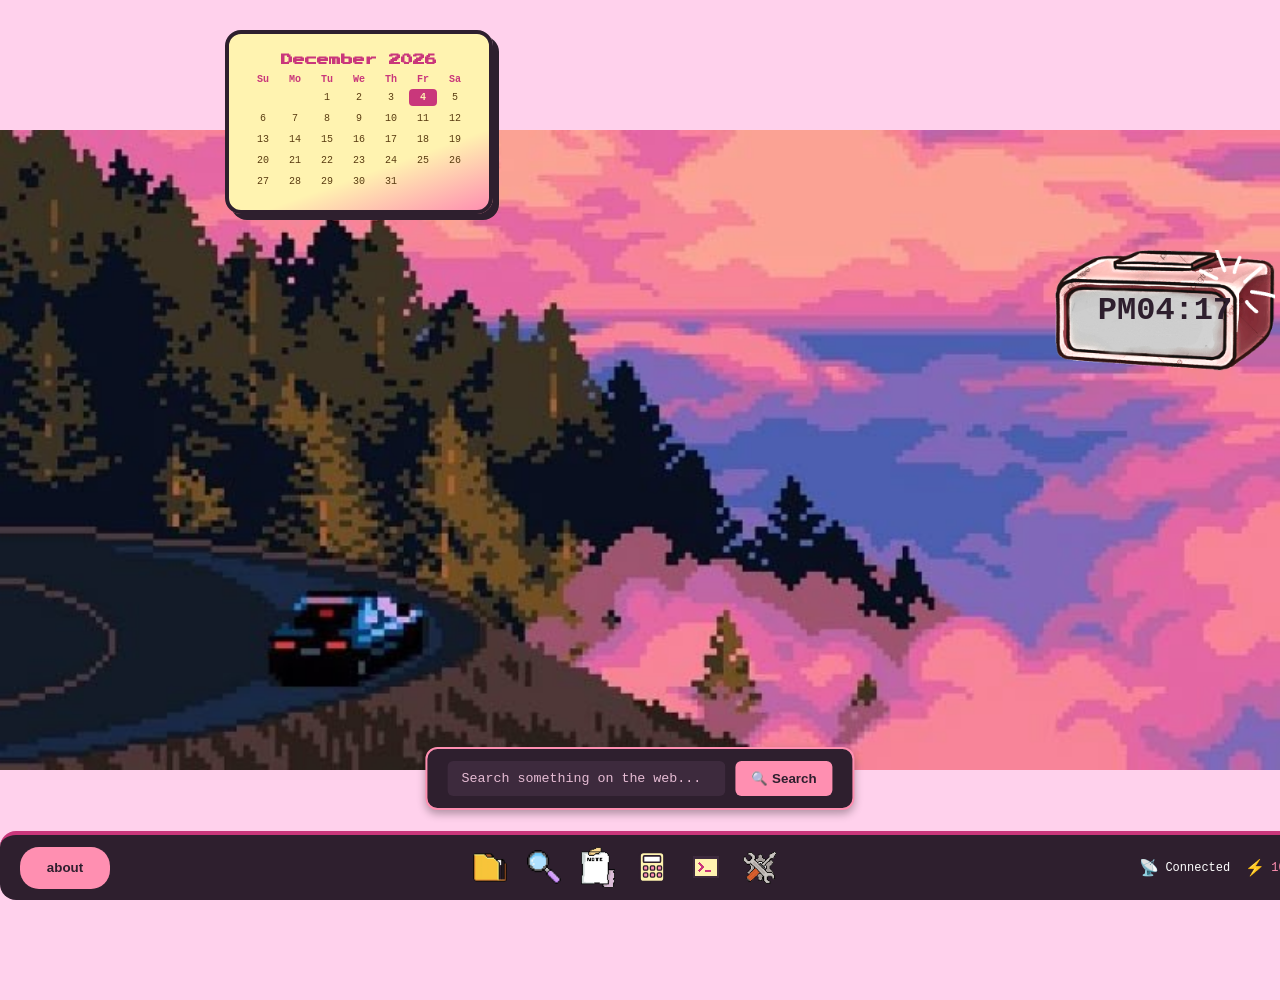
<file: index.html>
<!DOCTYPE html>
<html lang="en">
<head>

<meta charset="UTF-8">
<meta name="viewport" content="width=device-width, initial-scale=1.0">
<title>PixelOS</title>

<link rel="preconnect" href="https://fonts.googleapis.com">
<link href="https://fonts.googleapis.com/css2?family=Press+Start+2P&display=swap" rel="stylesheet">
<link rel="stylesheet" href="style.css">

</head>
<body>

<div id="desktop">

  <div id="widgets">

    <div class="widget" id="calendar">
      <h3 id="calendar-title">Calendar</h3>
      <div id="calendar-grid"></div>
    </div>

    <div id="clock">
      <img src="assets/widgets/clock.png" alt="Clock">
      <div id="time"></div>
    </div>

  </div>

  <div id="searchbar">
    <input type="text" id="search-input" placeholder="Search something on the web...">
    <button id="search-btn">🔍 Search</button>
  </div>

  <div id="app-windows" aria-live="polite"></div>

</div>

<div id="taskbar">

  <button class="about-btn" id="about-btn">about</button>

  <div id="apps">

    <div class="app-icon" data-app="files" data-tooltip="Files — browse your stuff">
      <img src="assets/icons/files.png" alt="Files">
    </div>

    <div class="app-icon" data-app="search" data-tooltip="Browser — surf the web">
      <img src="assets/icons/brows.png" alt="Browser">
    </div>

    <div class="app-icon" data-app="notes" data-tooltip="Notes — jot things down">
      <img src="assets/icons/notes.png" alt="Notes">
    </div>

    <div class="app-icon" data-app="calculator" data-tooltip="Calculator — crunch some numbers">
      <img src="assets/icons/calculator.svg" alt="Calculator">
    </div>

    <div class="app-icon" data-app="terminal" data-tooltip="Terminal — run commands">
      <img src="assets/icons/terminal.svg" alt="Terminal">
    </div>

    <div class="app-icon" data-app="settings" data-tooltip="Settings — tweak your OS">
      <img src="assets/icons/settings.png" alt="Settings">
    </div>

  </div>

  <div id="system">

    <div id="network-status" class="status-indicator">
      <span id="network-icon">📡</span>
      <span id="network-text">Connected</span>
    </div>

    <div id="battery-status" class="status-indicator">
      <span id="battery-icon">🔋</span>
      <span id="battery-text">100%</span>
    </div>

  </div>

</div>

<div id="about-overlay">
  <div id="about-modal">

    <button id="about-close" aria-label="Close">✕</button>

    <div class="about-header">
      <span class="about-face">(´｡• ᵕ •｡`)</span>
      <h2>About PixelOS</h2>
    </div>

    <div class="about-section">
      <p class="about-label">✧ made by</p>
      <p>M.Joseph (aka BIGJO)</p>
    </div>

    <div class="about-section">
      <p class="about-label">✧ made :</p>
      <p>For stardance challenge in july and august </p>
    </div>

    <div class="about-section">
      <p class="about-label">✧ about me</p>
      <p>Am 17 years old i leave in burundi in africa. I Like to play games and read books in my free time. Am a christian and i like to pray also I also enjoy talking to my friends and familly, yeah that is all.</p>
    </div>

    <div class="about-section">
      <p class="about-label">✧ about this project</p>
      <p>PixelOS is a small web operating system i made with main theme being pixel cause i love pixel arts, built while learning HTML, CSS and JavaScript.</p>
    </div>

    <p class="about-footer">made with ♡ pixel by pixel</p>

  </div>
</div>

<script src="script.js"></script>

</body>
</html>
</file>
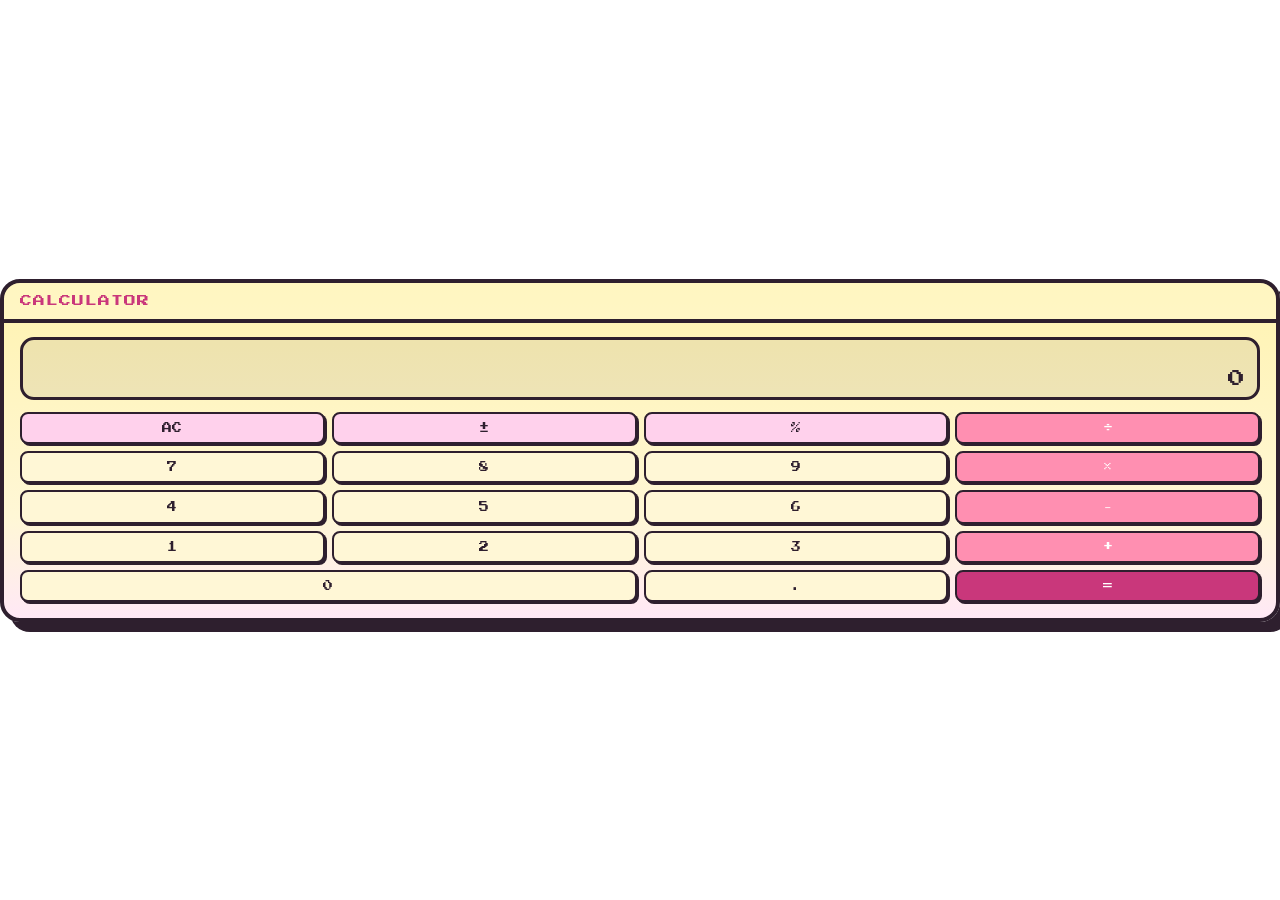
<file: apps/calculator/index.html>
<!DOCTYPE html>
<html lang="en">
<head>
  <meta charset="UTF-8" />
  <meta name="viewport" content="width=device-width, initial-scale=1.0" />
  <title>PixelOS Calculator</title>
  <link rel="preconnect" href="https://fonts.googleapis.com" />
  <link rel="preconnect" href="https://fonts.gstatic.com" crossorigin />
  <link href="https://fonts.googleapis.com/css2?family=Press+Start+2P&display=swap" rel="stylesheet" />
  <link rel="stylesheet" href="style.css" />
</head>
<body>
  <div class="app-shell">
    <div class="window calc-window">
      <div class="window-bar">
        <div class="window-title">Calculator</div>
        <div class="window-controls" aria-label="Window controls">
          <button class="win-btn close-btn" type="button" aria-label="Close Calculator window">×</button>
        </div>
      </div>

      <div class="window-body">
        <div class="display-wrap">
          <div class="display-expression" id="display-expression"></div>
          <div class="display-result" id="display-result">0</div>
        </div>

        <div class="keypad">
          <button class="key key-fn" data-action="clear">AC</button>
          <button class="key key-fn" data-action="negate">±</button>
          <button class="key key-fn" data-action="percent">%</button>
          <button class="key key-op" data-action="divide">÷</button>

          <button class="key key-num" data-value="7">7</button>
          <button class="key key-num" data-value="8">8</button>
          <button class="key key-num" data-value="9">9</button>
          <button class="key key-op" data-action="multiply">×</button>

          <button class="key key-num" data-value="4">4</button>
          <button class="key key-num" data-value="5">5</button>
          <button class="key key-num" data-value="6">6</button>
          <button class="key key-op" data-action="subtract">−</button>

          <button class="key key-num" data-value="1">1</button>
          <button class="key key-num" data-value="2">2</button>
          <button class="key key-num" data-value="3">3</button>
          <button class="key key-op" data-action="add">+</button>

          <button class="key key-num key-zero" data-value="0">0</button>
          <button class="key key-num" data-value=".">.</button>
          <button class="key key-eq" data-action="equals">=</button>
        </div>
      </div>
    </div>
  </div>

  <script src="script.js"></script>
</body>
</html>
</file>
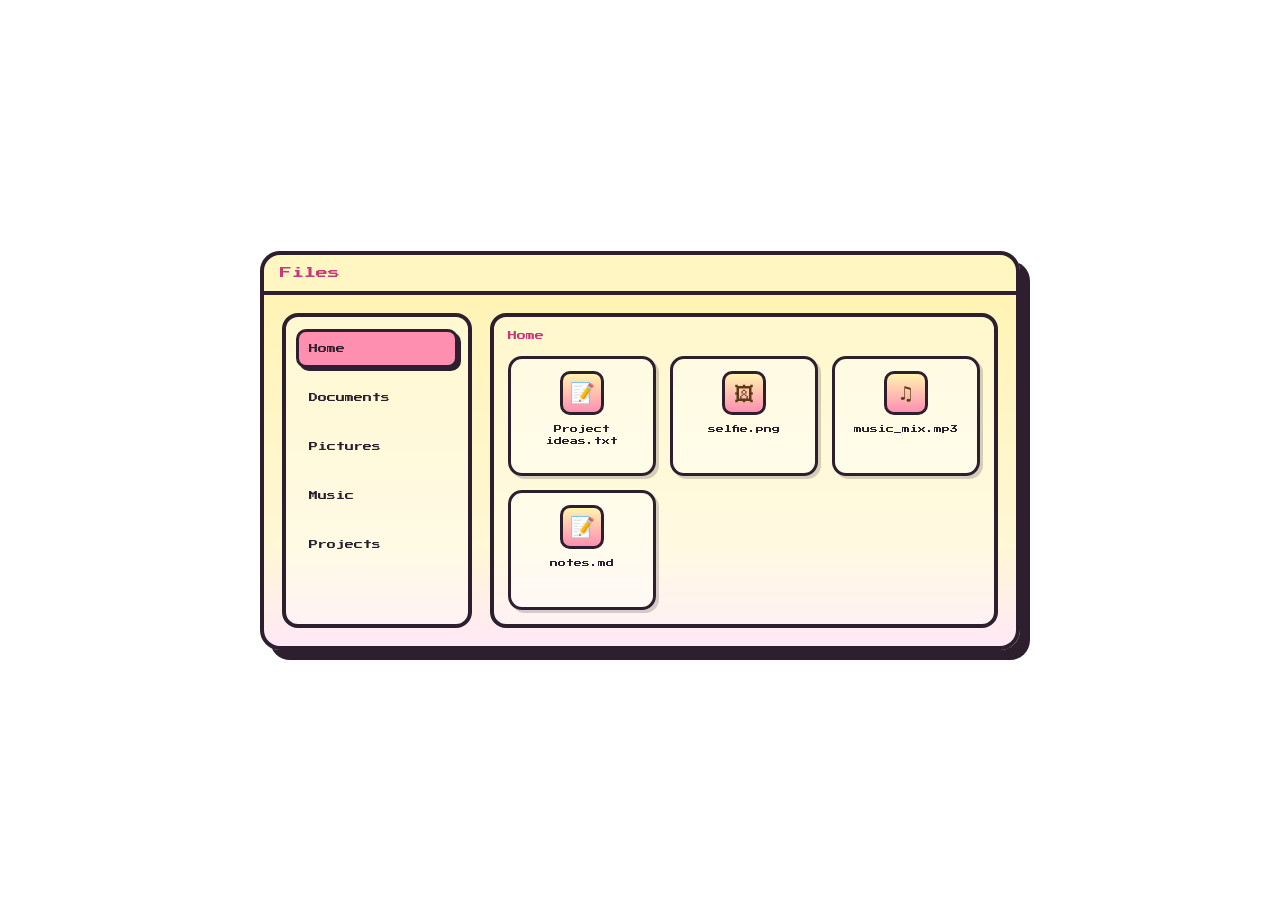
<file: apps/files/index.html>
<!DOCTYPE html>
<html lang="en">
<head>
  <meta charset="UTF-8" />
  <meta name="viewport" content="width=device-width, initial-scale=1.0" />
  <title>PixelOS Files</title>
  <link rel="preconnect" href="https://fonts.googleapis.com" />
  <link rel="preconnect" href="https://fonts.gstatic.com" crossorigin />
  <link href="https://fonts.googleapis.com/css2?family=Press+Start+2P&display=swap" rel="stylesheet" />
  <link rel="stylesheet" href="style.css" />
</head>
<body>
  <div class="app-shell">
    <div class="window files-window">
      <div class="window-bar">
        <div class="window-title">Files</div>
        <div class="window-controls" aria-label="Window controls">
          <button class="win-btn close-btn" type="button" aria-label="Close Files window">×</button>
        </div>
      </div>

      <div class="window-body">
        <div class="file-layout">
          <aside class="sidebar">
            <div class="folder active" data-folder="home">Home</div>
            <div class="folder" data-folder="documents">Documents</div>
            <div class="folder" data-folder="pictures">Pictures</div>
            <div class="folder" data-folder="music">Music</div>
            <div class="folder" data-folder="projects">Projects</div>
          </aside>

          <main class="file-panel">
            <div class="breadcrumbs" id="breadcrumbs">Home</div>
            <div id="file-grid" class="file-grid"></div>
          </main>
        </div>
      </div>
    </div>
  </div>

  <script src="script.js"></script>
</body>
</html>
</file>
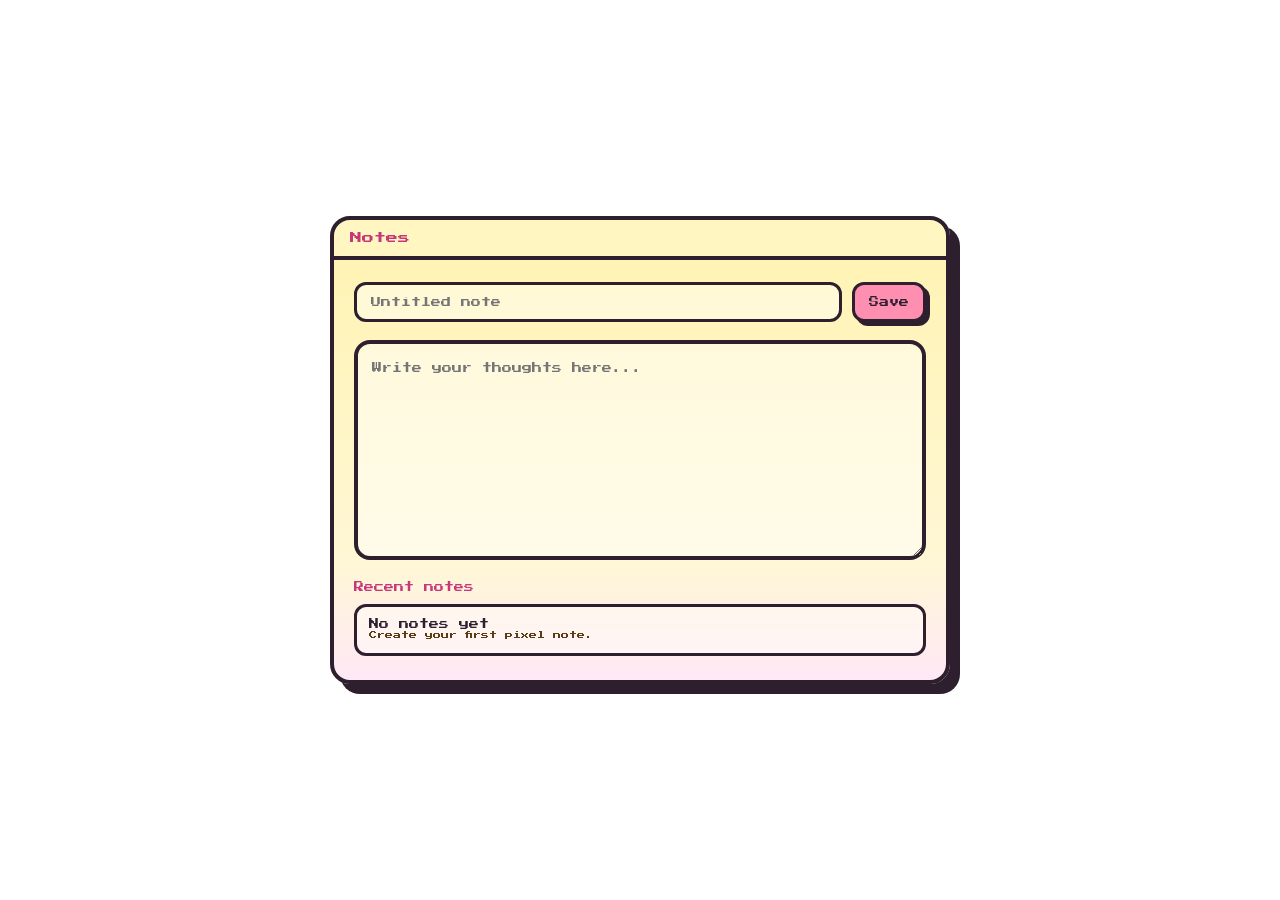
<file: apps/notes/index.html>
<!DOCTYPE html>
<html lang="en">
<head>
  <meta charset="UTF-8" />
  <meta name="viewport" content="width=device-width, initial-scale=1.0" />
  <title>PixelOS Notes</title>
  <link rel="preconnect" href="https://fonts.googleapis.com" />
  <link rel="preconnect" href="https://fonts.gstatic.com" crossorigin />
  <link href="https://fonts.googleapis.com/css2?family=Press+Start+2P&display=swap" rel="stylesheet" />
  <link rel="stylesheet" href="style.css" />
</head>
<body>
  <div class="app-shell">
    <div class="window notes-window">
      <div class="window-bar">
        <div class="window-title">Notes</div>
      </div>

      <div class="window-body">
        <div class="toolbar">
          <input id="note-title" type="text" placeholder="Untitled note" aria-label="Note title" />
          <button id="save-btn">Save</button>
        </div>

        <textarea id="note-content" placeholder="Write your thoughts here..."></textarea>

        <div class="notes-list-wrap">
          <div class="notes-header">Recent notes</div>
          <div id="notes-list" class="notes-list"></div>
        </div>
      </div>
    </div>
  </div>

  <script src="script.js"></script>
</body>
</html>
</file>
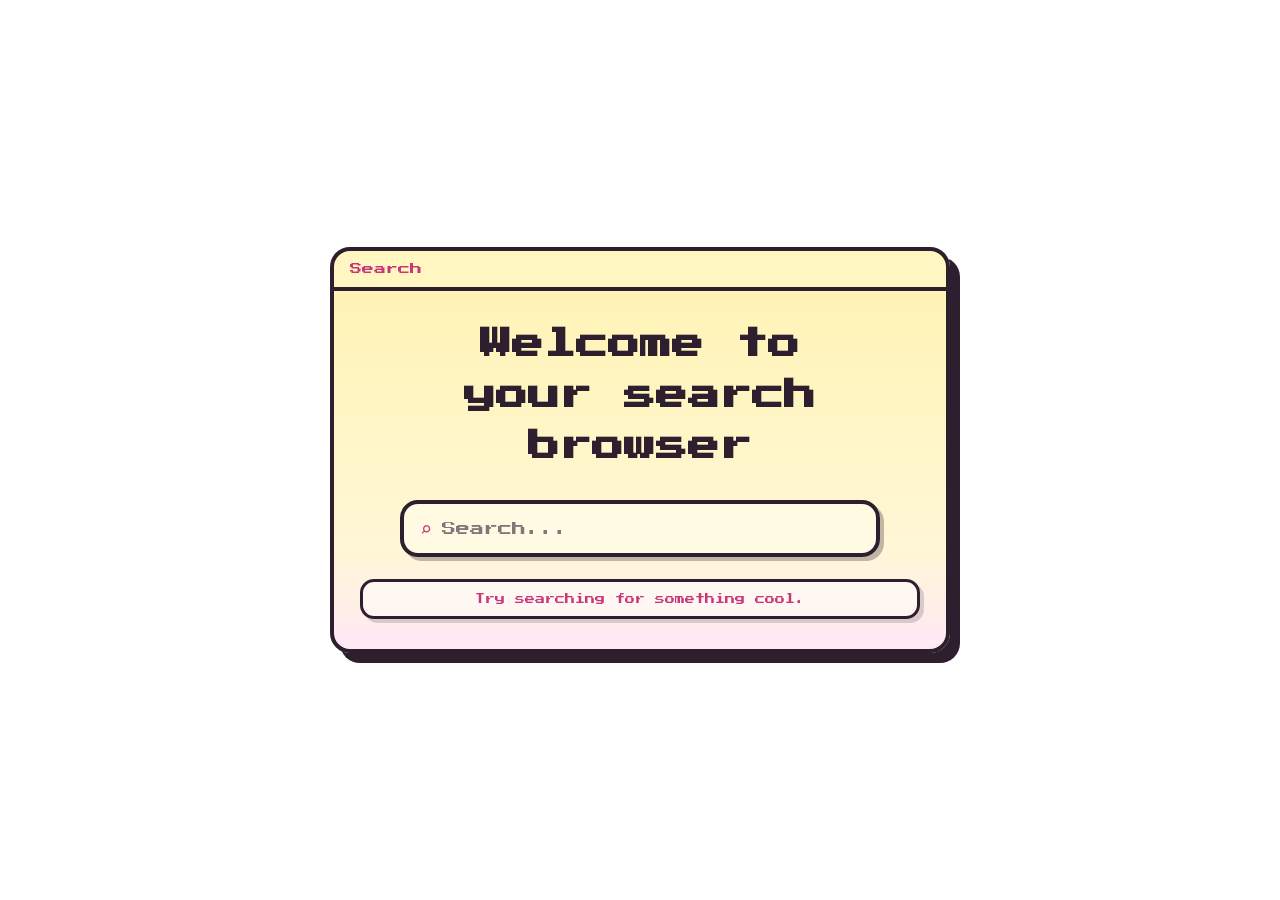
<file: apps/search/index.html>
<!DOCTYPE html>
<html lang="en">
<head>
  <meta charset="UTF-8" />
  <meta name="viewport" content="width=device-width, initial-scale=1.0" />
  <title>PixelOS Search</title>
  <link rel="preconnect" href="https://fonts.googleapis.com" />
  <link rel="preconnect" href="https://fonts.gstatic.com" crossorigin />
  <link href="https://fonts.googleapis.com/css2?family=Press+Start+2P&display=swap" rel="stylesheet" />
  <link rel="stylesheet" href="style.css" />
</head>
<body>
  <div class="app-shell">
    <div class="window search-window">
      <div class="window-bar">
        <div class="window-title">Search</div>
        <div class="window-controls" aria-label="Window controls">
          <button class="win-btn close-btn" type="button" aria-label="Close Search window">×</button>
        </div>
      </div>

      <div class="window-body">
        <h1 class="welcome-title">
          Welcome to<br />
          your search<br />
          browser
        </h1>

        <div class="search-field">
          <span class="icon">⌕</span>
          <input id="search-input" type="text" placeholder="Search..." aria-label="Search" />
        </div>

        <div class="results" id="results" aria-live="polite">
          <div class="result empty">Try searching for something cool.</div>
        </div>
      </div>
    </div>
  </div>

  <script src="script.js"></script>
</body>
</html>
</file>
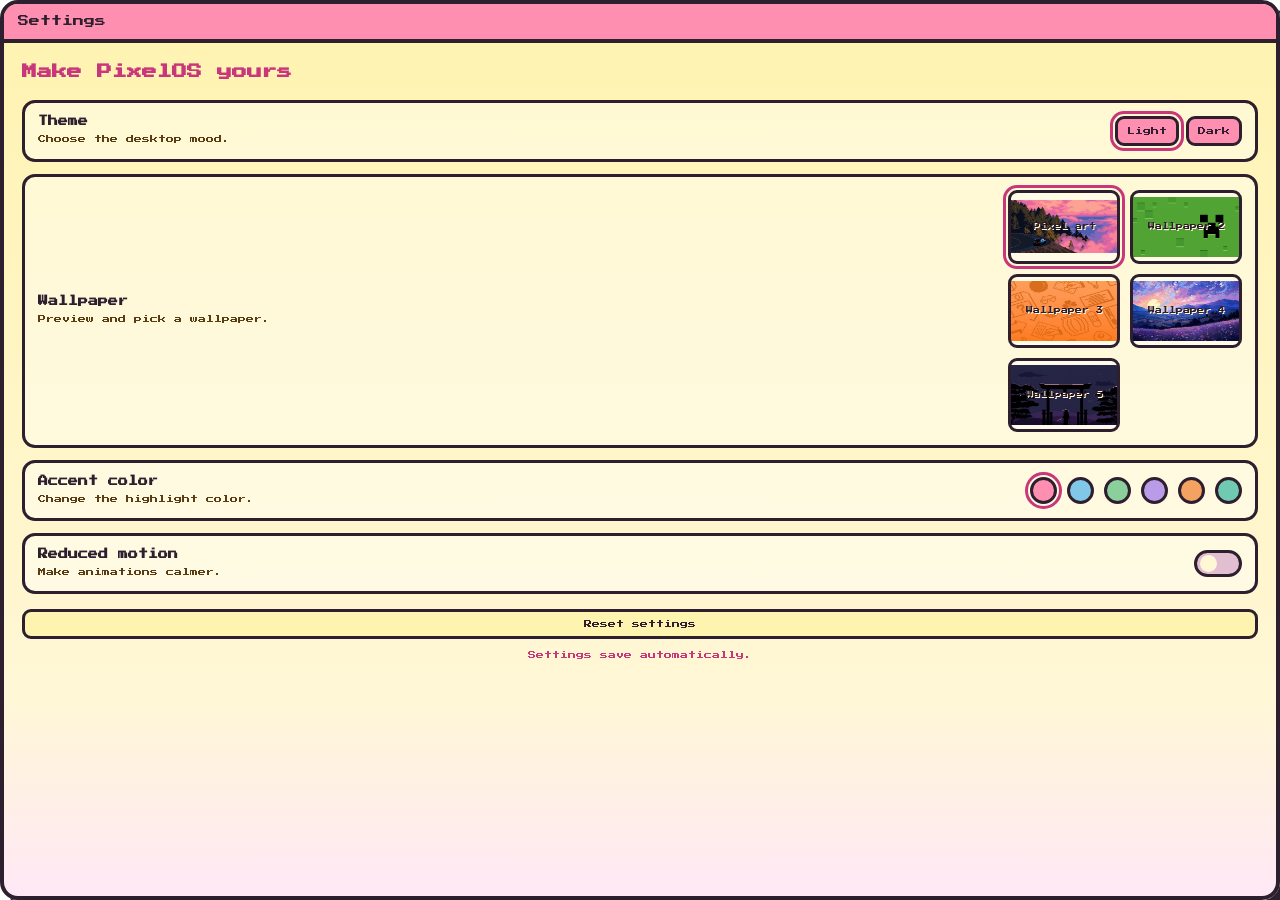
<file: apps/settings/index.html>
<!DOCTYPE html>
<html lang="en">
<head>
  <meta charset="UTF-8" />
  <meta name="viewport" content="width=device-width, initial-scale=1.0" />
  <title>PixelOS Settings</title>
  <link rel="preconnect" href="https://fonts.googleapis.com" />
  <link rel="preconnect" href="https://fonts.gstatic.com" crossorigin />
  <link href="https://fonts.googleapis.com/css2?family=Press+Start+2P&display=swap" rel="stylesheet" />
  <link rel="stylesheet" href="style.css" />
</head>
<body>
  <div class="app-shell">
    <section class="settings-window">
      <header class="settings-bar">
        <span>Settings</span>
        <button class="close-btn" type="button" aria-label="Close Settings window">×</button>
      </header>

      <main class="settings-body">
        <h1>Make PixelOS yours</h1>

        <section class="setting-card">
          <div class="setting-copy">
            <h2>Theme</h2>
            <p>Choose the desktop mood.</p>
          </div>
          <div class="choice-row" role="group" aria-label="Theme">
            <button class="choice-btn" data-setting="theme" data-value="light">Light</button>
            <button class="choice-btn" data-setting="theme" data-value="dark">Dark</button>
          </div>
        </section>

        <section class="setting-card">
          <div class="setting-copy">
            <h2>Wallpaper</h2>
            <p>Preview and pick a wallpaper.</p>
          </div>
          <div class="wallpaper-grid" id="wallpaper-grid" role="group" aria-label="Wallpaper">
          </div>
        </section>

        <section class="setting-card">
          <div class="setting-copy">
            <h2>Accent color</h2>
            <p>Change the highlight color.</p>
          </div>
          <div class="choice-row swatches" role="group" aria-label="Accent color">
            <button class="swatch swatch-pink" data-setting="accent" data-value="pink" aria-label="Pink accent"></button>
            <button class="swatch swatch-blue" data-setting="accent" data-value="blue" aria-label="Blue accent"></button>
            <button class="swatch swatch-green" data-setting="accent" data-value="green" aria-label="Green accent"></button>
            <button class="swatch swatch-lavender" data-setting="accent" data-value="lavender" aria-label="Lavender accent"></button>
            <button class="swatch swatch-orange" data-setting="accent" data-value="orange" aria-label="Orange accent"></button>
            <button class="swatch swatch-mint" data-setting="accent" data-value="mint" aria-label="Mint accent"></button>
          </div>
        </section>

        <section class="setting-card setting-toggle">
          <div class="setting-copy">
            <h2>Reduced motion</h2>
            <p>Make animations calmer.</p>
          </div>
          <label class="switch">
            <input id="motion-toggle" type="checkbox" />
            <span class="slider"></span>
          </label>
        </section>

        <button class="reset-btn" id="reset-btn" type="button">Reset settings</button>
        <p class="save-status" id="save-status" aria-live="polite">Settings save automatically.</p>
      </main>
    </section>
  </div>

  <script src="script.js"></script>
</body>
</html>
</file>
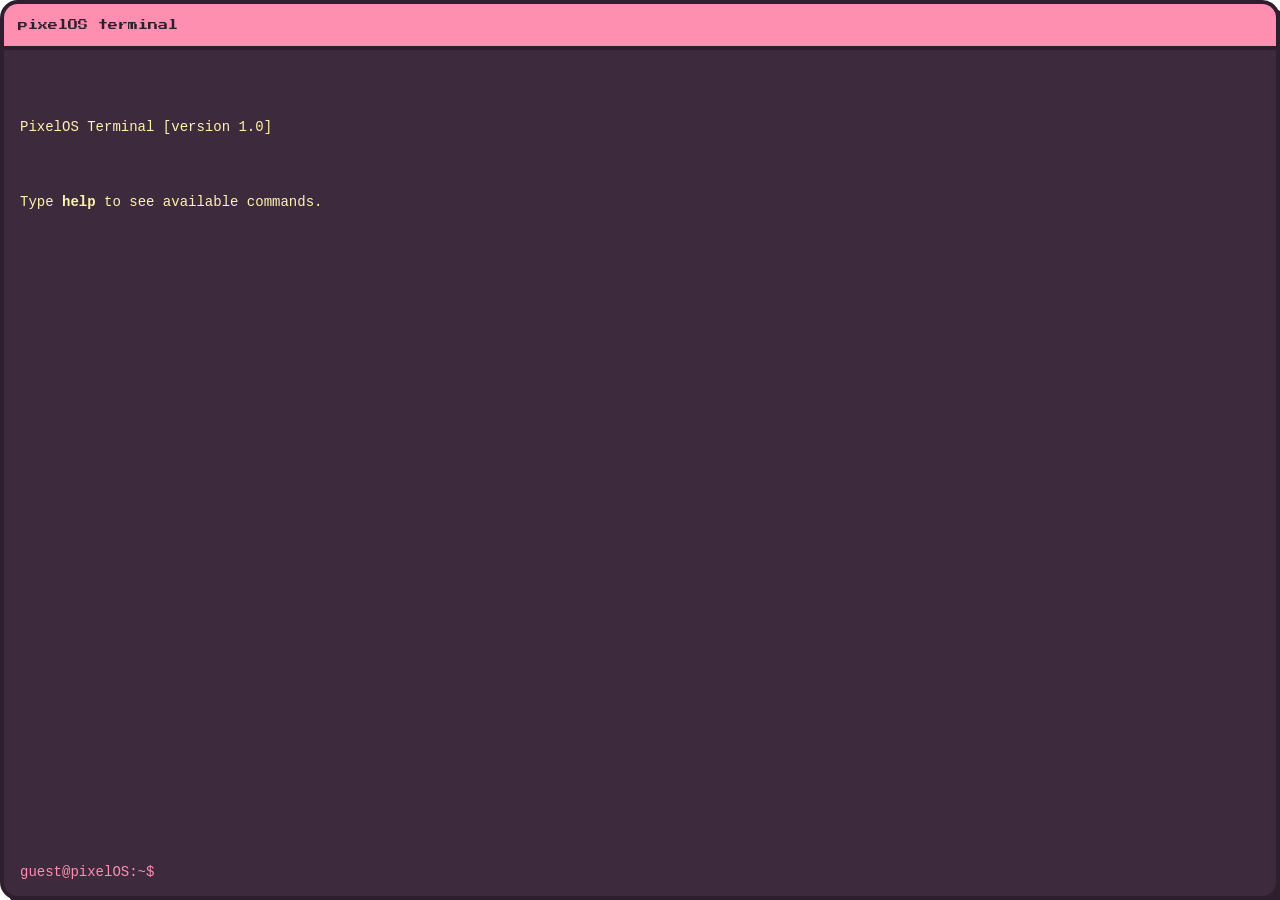
<file: apps/terminal/index.html>
<!DOCTYPE html>
<html lang="en">
<head>
  <meta charset="UTF-8" />
  <meta name="viewport" content="width=device-width, initial-scale=1.0" />
  <title>PixelOS Terminal</title>
  <link rel="preconnect" href="https://fonts.googleapis.com" />
  <link rel="preconnect" href="https://fonts.gstatic.com" crossorigin />
  <link href="https://fonts.googleapis.com/css2?family=Press+Start+2P&display=swap" rel="stylesheet" />
  <link rel="stylesheet" href="style.css" />
</head>
<body>
  <div class="app-shell">
    <div class="terminal-window">
      <div class="terminal-bar">
        <span>pixelOS terminal</span>
        <button class="close-btn" type="button" aria-label="Close Terminal window">×</button>
      </div>

      <div class="terminal-output" id="terminal-output" aria-live="polite">
        <p>PixelOS Terminal [version 1.0]</p>
        <p>Type <strong>help</strong> to see available commands.</p>
      </div>

      <form class="terminal-form" id="terminal-form">
        <label for="terminal-input">guest@pixelOS:~$</label>
        <input id="terminal-input" type="text" autocomplete="off" spellcheck="false" aria-label="Terminal command" />
      </form>
    </div>
  </div>

  <script src="script.js"></script>
</body>
</html>
</file>
<file: style.css>
/* Colours
  */
:root {
  --pink-soft:   #FFD1EC;
  --pink-mid:    #FF8FB1;
  --pink-deep:   #C9377B;
  --cream:       #FFF7D6;
  --cream-deep:  #FFF3B0;
  --plum-dark:   #2E1F2E;
  --plum-mid:    #3D2A3D;
  --text-brown:  #5A3D12;
  --white:       #FFFFFF;
}

 
body[data-theme="dark"] {
  --pink-soft:   #3D2A3D;
  --pink-mid:    #8b5163;
  --pink-deep:   #693f53;  
  --cream:       #F4E7C2;
  --cream-deep:  #D7C58A;
  --text-brown:  #FFF3B0;
  --white:       #110808;
 
 
}

 
 
* {
  margin: 0;
  padding: 0;
  box-sizing: content-box;
}

body {
  overflow: hidden;           
  font-family: monospace;
  background: var(--pink-soft);
}

 
body.reduced-motion *,
body.reduced-motion *::before,
body.reduced-motion *::after {
  animation-duration: 0.001ms !important;
  animation-iteration-count: 1 !important;
  transition-duration: 0.001ms !important;
  scroll-behavior: auto !important;
}


/*  
 DESKTOP + WALLPAPER
 */
 
#desktop {
 
  height: 100vh;
  height: 100dvh;
  width: 100vw;

  background-color: var(--pink-soft);               
  background-image: url("assets/wallpaper/wallpaper.jpg");
  background-size: contain;
  background-position: center center;
  background-repeat: no-repeat;
  background-attachment: fixed;

 
  display: flex;
  flex-direction: column;
  align-items: center;
  justify-content: flex-end;
  padding-bottom: 100px;
}


 
#app-windows {
  position: fixed;
  inset: 18px 18px 82px;      
  z-index: 500;
  pointer-events: none;
}

 
.os-app-window {
  position: absolute;
  top: 50%;
  left: 50%;
  transform: translate(-50%, -50%);

  width: min(92vw, 760px);    
  height: min(82vh, 760px);

  background: transparent;
  border: 0;
  border-radius: 20px;
  box-shadow: none;
  overflow: visible;
  pointer-events: auto;

  transition: width .2s ease, height .2s ease,
       transform .2s ease, filter .2s ease;
}

 
.os-app-window.is-focused {
  filter: drop-shadow(0 10px 24px rgba(46, 31, 46, 0.35));
}

 

.os-app-window.os-app-calculator {
  width: min(88vw, 320px);
  height: min(80vh, 470px);
}

.os-app-window.os-app-terminal {
  width: min(90vw, 620px);
  height: min(70vh, 440px);
}

 
.os-app-window iframe {
  display: block;
  width: 100%;
  height: 100%;
  border: 0;
  border-radius: 18px;
  background: transparent;
  overflow: hidden;
  box-shadow: 8px 8px 0 var(--plum-dark);   
}
 
.os-window-drag-handle {
  position: absolute;
  top: 0;
  left: 0;
  right: 52px;
  height: 44px;
  z-index: 2;
  cursor: grab;
}
.os-window-drag-handle:active { cursor: grabbing; }

 
.os-window-close {
  position: absolute;
  top: 8px;
  right: 8px;
  z-index: 4;
  width: 28px;
  height: 28px;
  padding: 0;

  border: 3px solid var(--plum-dark);
  border-radius: 8px;
  background: var(--pink-mid);
  color: var(--plum-dark);
  font: bold 18px/22px monospace;
  box-shadow: 3px 3px 0 var(--plum-dark);
  cursor: pointer;

  transition: background .15s ease, color .15s ease, transform .15s ease;
}

.os-window-close:hover {
  background: var(--pink-deep);
  color: var(--white);
  transform: scale(1.06);
}

.os-window-close:focus-visible {   
  outline: 3px solid var(--cream-deep);
  outline-offset: 2px;
}


/*  SEARCH BAR
  */
#searchbar {
  position: fixed;
  bottom: 90px;
  left: 50%;
  transform: translateX(-50%);    
  z-index: 100;

  display: flex;
  gap: 10px;
  padding: 12px 20px;

  background: var(--plum-dark);
  border: 2px solid var(--pink-mid);
  border-radius: 12px;
  box-shadow: 0 4px 8px rgba(0, 0, 0, 0.3);
}

#search-input {
  width: min(250px, 55vw);
  padding: 8px 12px;

  background: var(--plum-mid);
  border: 2px solid transparent;
  border-radius: 6px;
  color: var(--white);
  font-family: monospace;
  outline: none;

  transition: border-color .15s ease;
}

#search-input:focus        { border-color: var(--pink-mid); }
#search-input::placeholder { color: #e6bcd4; }
 
#search-input.shake {
  animation: shake .3s ease;
  border-color: var(--pink-deep);
}

#search-btn {
  padding: 8px 16px;
  background: var(--pink-mid);
  color: var(--plum-dark);
  border: none;
  border-radius: 6px;
  font-weight: bold;
  cursor: pointer;
  transition: .2s;
}

#search-btn:hover {
  background: var(--pink-deep);
  color: var(--white);
}


/* 
  WIDGETS
 */

 
#widgets {
  padding: 25px;
  position: relative;
  height: 100vh;
  width: 100%;
}

 
.widget {
  width: 220px;
  padding: 20px;

  border: 4px solid var(--plum-dark);
  border-radius: 16px;
  box-shadow: 6px 6px var(--plum-dark);

  cursor: grab;
  user-select: none;          
}
.widget:active { cursor: grabbing; }

 
.widget.dragging {
  opacity: 0.85;
  box-shadow: 0 8px 16px rgba(46, 31, 46, 0.5);
}

/* Calendar   */
#calendar {
  position: absolute;
  top: 30px;
  left: 250px;                 

  background: linear-gradient(160deg,
              var(--cream-deep) 0%,
              var(--cream-deep) 70%,
              var(--pink-mid) 100%);
  color: var(--text-brown);
  text-align: center;
}

#calendar h3 {
 
  font-family: 'Press Start 2P', monospace;
  font-size: 12px;
  
   color: var(--pink-deep);
  margin-bottom: 8px;
}

/* 7 weeks x 7 days */
#calendar-grid {
  display: grid;
  grid-template-columns: repeat(7, 1fr);
  gap: 4px;
  font-size: 10px;
  text-align: center;
}

#calendar-grid .day-label {
  font-weight: bold;
  color: var(--pink-deep);
}

#calendar-grid .day-cell {
  padding: 3px 0;
  border-radius: 4px;
}

#calendar-grid .day-cell.today {
  background: var(--pink-deep);
  color: var(--cream-deep);
  font-weight: bold;
}

/* da clock*/
#clock {
  position: absolute;
  top: 250px;
  right: 30px;
  width: 220px;
  transition: .3s;
  cursor: grab;
  user-select: none;
}
#clock:active { cursor: grabbing; }

#clock.dragging {
  opacity: 0.85;
  box-shadow: 0 8px 16px rgba(46, 31, 46, 0.5);
  transition: none;             
}

#clock img {
  display: block;
  width: 100%;
  height: auto;
  pointer-events: none;      
}

#time {
  position: absolute;
  top: 50%;
  left: 50%;
  transform: translate(-50%, -50%);    
  width: 100%;

  text-align: center;
  font-size: 32px;
  font-weight: bold;
  line-height: 1.1;
  color: var(--plum-dark);

  pointer-events: none;
  user-select: none;
}

.bounce { animation: bounce .4s ease; }    


 
#taskbar {
  position: fixed;
  bottom: 0;
  left: 0;
  width: 100%;
  height: 65px;
  padding: 0 20px;

  display: flex;
  align-items: center;
  justify-content: space-between;   

  background: var(--plum-dark);
  border-top: 4px solid var(--pink-deep);
  border-radius: 16px;
}
 
.about-btn {
  width: 90px;
  height: 42px;
  background: var(--pink-mid);
  color: var(--plum-dark);
  border: none;
  border-radius: 19px;
  font-weight: bold;
  cursor: pointer;
  transition: .2s;
}

.about-btn:hover {
  background: var(--pink-deep);
  color: var(--white);
}

 
.about-btn:focus-visible,
#search-btn:focus-visible,
.app-icon:focus-visible {
  outline: 3px solid var(--cream-deep);
  outline-offset: 3px;
}

/*   App icons - */
#apps {
  display: flex;
  gap: 20px;
}

.app-icon {
  position: relative;          
  display: flex;
  align-items: center;
  justify-content: center;
}



.app-icon:hover img { 
  transform: translateY(-4px); 
}    

 
.app-icon.is-open img {
  outline: 3px solid var(--cream-deep);
  outline-offset: 3px;
  border-radius: 6px;
}
.app-icon img {
  width: 34px;
  cursor: pointer;
  transition: .2s;
}
 
.app-icon::after {
  content: attr(data-tooltip);
  position: absolute;
  bottom: calc(100% + 14px);
  left: 50%;
  transform: translate(-50%, 6px) scale(.85);
  z-index: 200;

  padding: 6px 12px;
  background: var(--cream-deep);
  color: var(--text-brown);
  border: 3px solid var(--plum-dark);
  border-radius: 14px;
  box-shadow: 3px 3px var(--plum-dark);
  font-family: monospace;
  font-size: 11px;
  white-space: nowrap;

  opacity: 0;
  pointer-events: none;
  transition: opacity .15s ease, transform .15s ease;
}

.app-icon::before {
  content: "";
  position: absolute;
  bottom: 100%;
  left: 50%;
  transform: translate(-50%, 4px);
  z-index: 199;
  width: 14px;
  height: 14px;

  background: var(--cream-deep);
  border-right: 3px solid var(--plum-dark);
  border-bottom: 3px solid var(--plum-dark);
  border-radius: 0 0 4px 0;

  opacity: 0;
  pointer-events: none;
  transition: opacity .15s ease;
}
 
.app-icon:hover::after,

.app-icon:hover::before,
.app-icon.is-open::after {
  opacity: 1;
  transform: translate(-50%, 0) scale(1);
}

/* System status   */
#system {
  display: flex;
  align-items: center;
  gap: 15px;
  font-size: 13px;
  color: var(--white);
}

.status-indicator {
  display: flex;
  align-items: center;
  gap: 6px;
  font-size: 12px;
}

.status-indicator span      { font-size: 16px; }   
.status-indicator.charging  { color: var(--pink-mid); }

#network-text,
#battery-text { font-size: 12px; }

 
#about-overlay {
  display: none;
  position: fixed;
  inset: 0;
  z-index: 1000;
  align-items: center;
  justify-content: center;
  background: rgba(46, 31, 46, 0.6);
}

#about-overlay.open {
  display: flex;
  animation: fadeIn .2s ease;
}

/*   poopy box */
#about-modal {
  position: relative;
  width: min(360px, 88vw);
  max-height: 80vh;
  overflow-y: auto;           
  padding: 26px 22px 20px;

  background: linear-gradient(160deg,
     var(--cream-deep) 0%,
     var(--cream-deep) 68%,
     var(--pink-mid) 100%);
  color: var(--text-brown);
  border: 4px solid var(--plum-dark);
  border-radius: 22px;
  box-shadow: 8px 8px var(--plum-dark);
  font-family: monospace;

  animation: popIn .25s ease;
}

.about-header { text-align: center; margin-bottom: 14px; }

.about-face {
  display: block;
  font-size: 20px;
  margin-bottom: 6px;
}

#about-modal h2 {
  font-family: 'Press Start 2P', monospace;
  font-size: 13px;
  line-height: 1.4;
  color: var(--pink-deep);
  text-shadow: 1px 1px var(--white);
}

/* Each info block inside the popup */
.about-section {
  padding: 8px 12px;
  margin-bottom: 10px;
  background: rgba(255, 255, 255, 0.45);
  border: 2px solid var(--plum-dark);
  border-radius: 12px;
}

.about-label {
  margin-bottom: 2px;
  font-size: 11px;
  font-weight: bold;
  color: var(--pink-deep);
}

/* The last <p> in each section is the value text */
.about-section p:last-child {
  font-size: 12.5px;
  line-height: 1.4;
}

.about-footer {
  margin-top: 6px;
  text-align: center;
  font-size: 11px;
  color: var(--pink-deep);
}

#about-close {
  position: absolute;
  top: 12px;
  right: 12px;
  width: 28px;
  height: 28px;

  background: var(--pink-mid);
  color: var(--plum-dark);
  border: 3px solid var(--plum-dark);
  border-radius: 50%;
  box-shadow: 2px 2px var(--plum-dark);
  font-size: 12px;
  font-weight: bold;
  cursor: pointer;
  transition: .15s;
}

#about-close:hover {
  background: var(--pink-deep);
  color: var(--white);
  transform: translateY(-2px);
}

 

/* Clock  (it) */
@keyframes bounce {
  0%   { transform: translateY(0); }
  50%  { transform: translateY(-6px); }
  100% { transform: translateY(0); }
}

 
@keyframes shake {
  0%, 100% { transform: translateX(0); }
  25%      { transform: translateX(-6px); }
  75%      { transform: translateX(6px); }
}

 
@keyframes fadeIn {
  from { opacity: 0; }
  to   { opacity: 1; }
}

 
@keyframes popIn {
  0%   { opacity: 0; transform: scale(.8) translateY(10px); }
  100% { opacity: 1; transform: scale(1) translateY(0); }
}


 

 
@media (max-width: 600px) {
  #app-windows { inset: 10px 10px 76px; }

  .os-app-window                     
   { width: 96vw; height: 78vh; }
  .os-app-window.os-app-calculator   
   { width: min(88vw, 300px); height: min(78vh, 450px); }
  .os-app-window.os-app-terminal     
   { width: 94vw; height: 65vh; }
}

/* Tablets and touch devices: fixed backgrounds are buggy on mobile */
@media (max-width: 768px), (hover: none) {
  #desktop { background-attachment: scroll; }
}
</file>
<file: apps/calculator/style.css>
:root {
  --pink-soft: #ffd1ec;
  --pink-mid: #ff8fb1;
  --pink-deep: #c9377b;
  --cream: #fff7d6;
  --cream-deep: #fff3b0;
  --plum-dark: #2e1f2e;
  --plum-mid: #3d2a3d;
  --text-brown: #5a3d12;
  --white: #ffffff;
}

* {
  box-sizing: border-box;
  margin: 0;
  padding: 0;
}

html,
body {
  height: 100%;
}

body {
  margin: 0;
  min-height: 100%;
  display: grid;
  place-items: center;
  background: transparent;
  overflow: hidden;
  font-family: "Press Start 2P", monospace;
  color: var(--text-brown);
}

button,
input,
textarea {
  font: inherit;
}

.app-shell {
  width: 100%;
  min-height: 0;
  display: grid;
  place-items: center;
  padding: 0;
}

.window {
  position: relative;
  width: 100%;
  background: linear-gradient(180deg, var(--cream-deep) 0%, var(--cream) 70%, #ffe8f6 100%);
  border: 4px solid var(--plum-dark);
  border-radius: 20px;
  box-shadow: 10px 10px 0 var(--plum-dark);
  overflow: hidden;
  transform-origin: center;
  transition: transform 0.2s ease, box-shadow 0.2s ease;
}

.window-bar {
  display: flex;
  align-items: center;
  justify-content: space-between;
  padding: 12px 16px;
  background: rgba(255, 255, 255, 0.2);
  border-bottom: 4px solid var(--plum-dark);
}

.window-title {
  font-size: 12px;
  color: var(--pink-deep);
  text-transform: uppercase;
  letter-spacing: 1px;
}

.window-controls {
  display: flex;
  gap: 8px;
}

.win-btn {
  display: grid;
  place-items: center;
  width: 16px;
  height: 16px;
  border: 3px solid var(--plum-dark);
  background: var(--pink-mid);
  border-radius: 4px;
  box-shadow: 2px 2px 0 rgba(46, 31, 46, 0.5);
  cursor: pointer;
}

.win-btn:hover {
  background: var(--pink-deep);
  color: var(--white);
}

/* The app is embedded as a native PixelOS widget, so the close chrome stays hidden. */
.close-btn,
.window-controls {
  display: none;
}

.window-body {
  padding: 26px 22px 30px;
}

.display-wrap {
  background: rgba(46, 31, 46, 0.08);
  border: 3px solid var(--plum-dark);
  border-radius: 14px;
  padding: 14px 16px;
  margin-bottom: 18px;
  text-align: right;
}

.display-expression {
  font-size: 9px;
  color: var(--pink-deep);
  min-height: 12px;
  margin-bottom: 8px;
  overflow-x: auto;
  white-space: nowrap;
}

.display-result {
  font-size: clamp(18px, 4vw, 24px);
  color: var(--plum-dark);
  overflow-x: auto;
  white-space: nowrap;
}

.keypad {
  display: grid;
  grid-template-columns: repeat(4, 1fr);
  gap: 10px;
}

.key {
  border: 3px solid var(--plum-dark);
  border-radius: 12px;
  box-shadow: 4px 4px 0 var(--plum-dark);
  cursor: pointer;
  font-family: inherit;
  font-size: 13px;
  padding: 14px 0;
  transition: transform 0.15s ease, box-shadow 0.15s ease;
}

.key:hover {
  transform: translate(-2px, -2px);
  box-shadow: 6px 6px 0 var(--plum-dark);
}

.key:active {
  transform: translate(1px, 1px);
  box-shadow: 2px 2px 0 var(--plum-dark);
}

.key-num {
  background: var(--cream);
  color: var(--plum-dark);
}

.key-fn {
  background: var(--pink-soft);
  color: var(--plum-dark);
}

.key-op {
  background: var(--pink-mid);
  color: var(--white);
}

.key-eq {
  background: var(--pink-deep);
  color: var(--white);
}

.key-zero {
  grid-column: span 2;
}

/* Minimized widget state */
.window.is-minimized {
  width: 100%;
  transform: scale(0.88);
  box-shadow: 7px 7px 0 var(--plum-dark);
}

.window.is-minimized .window-body {
  padding: 14px 18px;
}

.window.is-minimized .display-wrap {
  margin-bottom: 0;
}

.window.is-minimized .keypad {
  display: none;
}

@media (max-width: 420px) {
  .window-body {
    padding: 20px 18px 24px;
  }

  .keypad {
    gap: 8px;
  }

  .key {
    font-size: 12px;
    padding: 12px 0;
  }
}

/* Embedded-as-widget sizing overrides */
.calc-window {
  width: 100%;
}

.calc-window .window-body {
  padding: 14px 16px 16px;
}

.calc-window .display-wrap {
  padding: 10px 12px;
  margin-bottom: 12px;
}

.calc-window .display-expression {
  font-size: 7px;
}

.calc-window .display-result {
  font-size: 17px;
}

.calc-window .keypad {
  gap: 7px;
}

.calc-window .key {
  font-size: 10px;
  padding: 9px 0;
  border-width: 2px;
  border-radius: 8px;
  box-shadow: 2px 2px 0 var(--plum-dark);
}
</file>
<file: apps/files/style.css>
:root {
  --pink-soft: #ffd1ec;
  --pink-mid: #ff8fb1;
  --pink-deep: #c9377b;
  --cream: #fff7d6;
  --cream-deep: #fff3b0;
  --plum-dark: #2e1f2e;
  --plum-mid: #3d2a3d;
  --text-brown: #5a3d12;
  --white: #ffffff;
}

* {
  box-sizing: border-box;
  margin: 0;
  padding: 0;
}

html,
body {
  height: 100%;
}

body {
  min-height: 100vh;
  display: grid;
  place-items: center;
  margin: 0;
  background: linear-gradient(180deg, #ffe4f5 0%, #ffd8ef 100%);
  font-family: "Press Start 2P", monospace;
}

body {
  overflow: auto;
  color: var(--text-brown);
}

.app-shell {
  width: 100%;
  min-height: 100vh;
  display: grid;
  place-items: center;
  padding: 30px 18px;
}

.window {
  width: min(94vw, 760px);
  background: linear-gradient(180deg, var(--cream-deep) 0%, var(--cream) 75%, #ffe8f6 100%);
  border: 4px solid var(--plum-dark);
  border-radius: 20px;
  box-shadow: 10px 10px 0 var(--plum-dark);
  overflow: hidden;
  transform-origin: center;
  transition: transform 0.2s ease, box-shadow 0.2s ease;
}

.window.is-minimized {
  width: 100%;
  transform: scale(0.88);
  box-shadow: 7px 7px 0 var(--plum-dark);
}

.window.is-minimized .window-body {
  min-height: 116px;
  padding: 14px;
}

.window.is-minimized .file-layout {
  display: block;
}

.window.is-minimized .sidebar {
  display: flex;
  flex-direction: row;
  gap: 7px;
  padding: 0;
  border: 0;
  background: transparent;
  overflow: hidden;
}

.window.is-minimized .folder {
  display: none;
}

.window.is-minimized .folder.active {
  display: block;
  width: 100%;
  padding: 8px 10px;
  font-size: 8px;
  white-space: nowrap;
}

.window.is-minimized .file-panel {
  border: 0;
  padding: 10px 0 0;
  background: transparent;
}

.window.is-minimized .breadcrumbs {
  margin-bottom: 9px;
  font-size: 8px;
}

.window.is-minimized .file-grid {
  grid-template-columns: repeat(3, 1fr);
  gap: 7px;
}

.window.is-minimized .file-card {
  min-height: 54px;
  padding: 6px 3px;
  border-width: 2px;
  border-radius: 8px;
  box-shadow: 2px 2px 0 rgba(46,31,46,0.2);
}

.window.is-minimized .file-icon {
  width: 24px;
  height: 24px;
  border-width: 2px;
  border-radius: 6px;
  font-size: 12px;
}

.window.is-minimized .file-name {
  font-size: 6px;
  line-height: 1.2;
  max-width: 90px;
  overflow: hidden;
  text-overflow: ellipsis;
  white-space: nowrap;
}

.window-bar {
  display: flex;
  justify-content: space-between;
  align-items: center;
  padding: 12px 16px;
  background: rgba(255,255,255,0.2);
  border-bottom: 4px solid var(--plum-dark);
}

.window-title {
  font-size: 12px;
  color: var(--pink-deep);
}

.window-controls {
  display: flex;
  gap: 8px;
}

.win-btn {
  display: grid;
  width: 16px;
  height: 16px;
  border: 3px solid var(--plum-dark);
  border-radius: 4px;
  background: var(--pink-mid);
  box-shadow: 2px 2px 0 rgba(46,31,46,0.5);
  padding: 0;
  color: var(--plum-dark);
  font-family: monospace;
  font-size: 15px;
  font-weight: bold;
  line-height: 10px;
  cursor: pointer;
}

.win-btn:hover {
  background: var(--pink-deep);
  color: var(--white);
}

.close-btn,
.window-controls {
  display: none;
}

.window-body {
  padding: 18px;
}

.file-layout {
  display: grid;
  grid-template-columns: 190px 1fr;
  gap: 18px;
}

.sidebar {
  background: rgba(255,255,255,0.35);
  border: 4px solid var(--plum-dark);
  border-radius: 16px;
  padding: 12px 10px;
  display: flex;
  flex-direction: column;
  gap: 10px;
}

.folder {
  padding: 12px 10px;
  border: 3px solid transparent;
  border-radius: 10px;
  font-size: 9px;
  color: var(--plum-dark);
  cursor: pointer;
}

.folder.active {
  background: var(--pink-mid);
  border-color: var(--plum-dark);
  box-shadow: 3px 3px 0 var(--plum-dark);
}

.file-panel {
  background: rgba(255,255,255,0.28);
  border: 4px solid var(--plum-dark);
  border-radius: 16px;
  padding: 14px;
}

.breadcrumbs {
  font-size: 9px;
  color: var(--pink-deep);
  margin-bottom: 16px;
}

.file-grid {
  display: grid;
  grid-template-columns: repeat(auto-fit, minmax(110px, 1fr));
  gap: 14px;
}

.file-card {
  display: flex;
  flex-direction: column;
  align-items: center;
  text-align: center;
  gap: 8px;
  background: rgba(255,255,255,0.38);
  border: 3px solid var(--plum-dark);
  border-radius: 14px;
  padding: 12px 8px;
  min-height: 120px;
  box-shadow: 3px 3px 0 rgba(46,31,46,0.2);
}

.file-icon {
  width: 44px;
  height: 44px;
  border: 3px solid var(--plum-dark);
  border-radius: 10px;
  background: linear-gradient(180deg, var(--cream-deep), var(--pink-mid));
  display: grid;
  place-items: center;
  font-size: 20px;
}

.file-name {
  font-size: 8px;
  line-height: 1.5;
  color: var(--plum-dark);
}

@media (max-width: 560px) {
  .file-layout {
    grid-template-columns: 1fr;
  }

  .sidebar {
    display: grid;
    grid-template-columns: repeat(2, minmax(0, 1fr));
  }
}

/* The app is embedded as a native PixelOS widget, so the page itself stays transparent. */
body {
  min-height: 100%;
  background: transparent;
}

.app-shell {
  min-height: 0;
  padding: 0;
}
</file>
<file: apps/notes/style.css>
:root {
  --pink-soft: #ffd1ec;
  --pink-mid: #ff8fb1;
  --pink-deep: #c9377b;
  --cream: #fff7d6;
  --cream-deep: #fff3b0;
  --plum-dark: #2e1f2e;
  --plum-mid: #3d2a3d;
  --text-brown: #5a3d12;
  --white: #ffffff;
}

* {
  box-sizing: border-box;
  margin: 0;
  padding: 0;
}

html,
body {
  height: 100%;
}

body {
  min-height: 100vh;
  display: grid;
  place-items: center;
  margin: 0;
  background: linear-gradient(180deg, #ffe3f4 0%, #ffd7ee 100%);
  font-family: "Press Start 2P", monospace;
}

body {
  overflow: auto;
  color: var(--text-brown);
}

.app-shell {
  width: 100%;
  min-height: 100vh;
  display: grid;
  place-items: center;
  padding: 32px 18px;
}

.window {
  width: min(92vw, 620px);
  background: linear-gradient(180deg, var(--cream-deep) 0%, var(--cream) 75%, #ffe8f6 100%);
  border: 4px solid var(--plum-dark);
  border-radius: 20px;
  box-shadow: 10px 10px 0 var(--plum-dark);
  overflow: hidden;
  transform-origin: center;
  transition: transform 0.2s ease, box-shadow 0.2s ease;
}

.window.is-minimized {
  width: 100%;
  transform: scale(0.88);
  box-shadow: 7px 7px 0 var(--plum-dark);
}

.window.is-minimized .window-body {
  min-height: 116px;
  padding: 15px;
}

.window.is-minimized .toolbar {
  margin: 0 0 10px;
}

.window.is-minimized .toolbar input {
  width: 100%;
  padding: 9px 10px;
  font-size: 8px;
}

.window.is-minimized .toolbar button,
.window.is-minimized .notes-list-wrap {
  display: none;
}

.window.is-minimized textarea {
  min-height: 62px;
  height: 62px;
  resize: none;
  padding: 10px;
  border-width: 3px;
  border-radius: 10px;
  font-size: 8px;
  line-height: 1.5;
}

.window-bar {
  display: flex;
  justify-content: space-between;
  align-items: center;
  padding: 12px 16px;
  background: rgba(255,255,255,0.2);
  border-bottom: 4px solid var(--plum-dark);
}

.window-title {
  font-size: 12px;
  color: var(--pink-deep);
}

.window-controls {
  display: flex;
  gap: 8px;
}

.win-btn {
  display: grid;
  width: 16px;
  height: 16px;
  border: 3px solid var(--plum-dark);
  border-radius: 4px;
  background: var(--pink-mid);
  box-shadow: 2px 2px 0 rgba(46,31,46,0.5);
  padding: 0;
  color: var(--plum-dark);
  font-family: monospace;
  font-size: 15px;
  font-weight: bold;
  line-height: 10px;
  cursor: pointer;
}

.win-btn:hover {
  background: var(--pink-deep);
  color: var(--white);
}

.close-btn {
  font-size: 16px;
}

.window-body {
  padding: 22px 20px 24px;
}

.toolbar {
  display: flex;
  gap: 10px;
  margin-bottom: 18px;
}

.toolbar input {
  flex: 1;
  min-width: 0;
  border: 3px solid var(--plum-dark);
  border-radius: 12px;
  background: rgba(255,255,255,0.42);
  padding: 12px 14px;
  color: var(--plum-dark);
  font-family: "Press Start 2P", monospace;
  font-size: 10px;
  outline: none;
}

.toolbar button {
  border: 3px solid var(--plum-dark);
  background: var(--pink-mid);
  color: var(--plum-dark);
  border-radius: 12px;
  padding: 12px 14px;
  font-family: "Press Start 2P", monospace;
  font-size: 10px;
  cursor: pointer;
  box-shadow: 4px 4px 0 var(--plum-dark);
}

textarea {
  width: 100%;
  min-height: 220px;
  resize: vertical;
  border: 4px solid var(--plum-dark);
  border-radius: 16px;
  background: rgba(255,255,255,0.46);
  padding: 16px 14px;
  color: var(--plum-dark);
  font-family: "Press Start 2P", monospace;
  font-size: 10px;
  line-height: 1.7;
  outline: none;
}

.notes-list-wrap {
  margin-top: 22px;
}

.notes-header {
  color: var(--pink-deep);
  font-size: 10px;
  margin-bottom: 12px;
}

.notes-list {
  display: flex;
  flex-direction: column;
  gap: 10px;
}

.note-item {
  background: rgba(255,255,255,0.38);
  border: 3px solid var(--plum-dark);
  border-radius: 12px;
  padding: 12px;
  cursor: pointer;
  transition: transform 0.1s ease;
}

.note-item:hover {
  transform: translate(-2px, -2px);
}

.note-item .note-title {
  display: block;
  color: var(--plum-dark);
  font-size: 10px;
}

.note-heading {
  display: flex;
  align-items: center;
  justify-content: space-between;
  gap: 8px;
  margin-bottom: 8px;
}

.delete-note {
  flex: 0 0 auto;
  border: 0;
  padding: 2px;
  background: transparent;
  cursor: pointer;
  font-size: 15px;
  line-height: 1;
  filter: grayscale(.35);
}

.delete-note:hover {
  transform: scale(1.15);
  filter: none;
}

.note-item .note-preview {
  display: block;
  color: var(--text-brown);
  font-size: 8px;
  line-height: 1.6;
}

@media (max-width: 500px) {
  .toolbar {
    flex-direction: column;
  }

  .toolbar button {
    width: 100%;
  }
}

/* The app is embedded as a native PixelOS widget, so the page itself stays transparent. */
body {
  min-height: 100%;
  background: transparent;
}

.app-shell {
  min-height: 0;
  padding: 0;
}
</file>
<file: apps/search/style.css>
:root {
  --pink-soft: #ffd1ec;
  --pink-mid: #ff8fb1;
  --pink-deep: #c9377b;
  --cream: #fff7d6;
  --cream-deep: #fff3b0;
  --plum-dark: #2e1f2e;
  --plum-mid: #3d2a3d;
  --text-brown: #5a3d12;
  --white: #ffffff;
}

* {
  box-sizing: border-box;
  margin: 0;
  padding: 0;
}

html,
body {
  height: 100%;
}

body {
  min-height: 100vh;
  display: grid;
  place-items: center;
  margin: 0;
  background: linear-gradient(180deg, #ffe8f6 0%, #ffd6ee 100%);
  font-family: "Press Start 2P", monospace;
  color: var(--text-brown);
}

.app-shell {
  width: 100%;
  min-height: 100vh;
  display: grid;
  place-items: center;
  padding: 36px 18px;
}

.window {
  width: min(92vw, 620px);
  background: linear-gradient(180deg, var(--cream-deep) 0%, var(--cream) 75%, #ffe8f6 100%);
  border: 4px solid var(--plum-dark);
  border-radius: 20px;
  box-shadow: 10px 10px 0 var(--plum-dark);
  overflow: hidden;
  transform-origin: center;
  transition: transform 0.2s ease, box-shadow 0.2s ease;
}

.window.is-minimized {
  width: 100%;
  transform: scale(0.88);
  box-shadow: 7px 7px 0 var(--plum-dark);
}

.window.is-minimized .window-body {
  min-height: 116px;
  padding: 16px;
}

.window.is-minimized .welcome-title {
  text-align: left;
  font-size: 10px;
  line-height: 1.5;
  margin: 0 0 12px;
}

.window.is-minimized .search-field {
  width: 100%;
  margin: 0;
  padding: 8px 10px;
  border-width: 3px;
  border-radius: 10px;
}

.window.is-minimized .search-field .icon {
  font-size: 14px;
}

.window.is-minimized .search-field input {
  font-size: 8px;
}

.window.is-minimized .results {
  display: none;
}

.window-bar {
  display: flex;
  justify-content: space-between;
  align-items: center;
  padding: 12px 16px;
  border-bottom: 4px solid var(--plum-dark);
  background: rgba(255, 255, 255, 0.2);
}

.window-title {
  font-size: 12px;
  color: var(--pink-deep);
}

.window-controls {
  display: flex;
  gap: 8px;
}

.win-btn {
  display: grid;
  width: 16px;
  height: 16px;
  border: 3px solid var(--plum-dark);
  border-radius: 4px;
  background: var(--pink-mid);
  box-shadow: 2px 2px 0 rgba(46,31,46,0.5);
  padding: 0;
  color: var(--plum-dark);
  font-family: monospace;
  font-size: 15px;
  font-weight: bold;
  line-height: 10px;
  cursor: pointer;
}

.win-btn:hover {
  background: var(--pink-deep);
  color: var(--white);
}

.close-btn,
.window-controls {
  display: none;
}

.window-body {
  padding: 28px 26px 30px;
}

.welcome-title {
  text-align: center;
  font-size: clamp(18px, 3vw, 32px);
  line-height: 1.6;
  color: var(--plum-dark);
  margin-bottom: 28px;
}

.search-field {
  width: min(100%, 480px);
  margin: 0 auto 22px;
  background: rgba(255,255,255,0.35);
  border: 4px solid var(--plum-dark);
  border-radius: 18px;
  padding: 12px 16px;
  display: flex;
  align-items: center;
  gap: 10px;
  box-shadow: 4px 4px 0 rgba(46,31,46,0.3);
}

.search-field .icon {
  font-size: 20px;
  color: var(--pink-deep);
}

.search-field input {
  width: 100%;
  border: none;
  background: transparent;
  font-size: 14px;
  color: var(--plum-dark);
  outline: none;
  font-family: "Press Start 2P", monospace;
}

body {
  overflow: auto;
}

.search-field input::placeholder {
  color: rgba(46, 31, 46, 0.6);
}

.results {
  display: flex;
  flex-direction: column;
  gap: 12px;
  margin-top: 18px;
}

.result {
  background: rgba(255,255,255,0.45);
  border: 3px solid var(--plum-dark);
  border-radius: 14px;
  padding: 12px 14px;
  box-shadow: 4px 4px 0 rgba(46,31,46,0.18);
}

.result.empty {
  text-align: center;
  font-size: 10px;
  color: var(--pink-deep);
}

.result .title {
  display: block;
  font-size: 10px;
  color: var(--plum-dark);
  margin-bottom: 8px;
  line-height: 1.5;
}

.result .snippet {
  font-size: 8px;
  color: var(--text-brown);
  line-height: 1.6;
}

@media (max-width: 420px) {
  .window-body {
    padding: 18px 16px 22px;
  }

  .search-field {
    padding: 10px 12px;
  }
}

/* The app is embedded as a native PixelOS widget, so the page itself stays transparent. */
body {
  min-height: 100%;
  background: transparent;
}

.app-shell {
  min-height: 0;
  padding: 0;
}
</file>
<file: apps/settings/style.css>
:root {
  --pink-mid: #ff8fb1;
  --pink-deep: #c9377b;
  --cream: #fff7d6;
  --cream-deep: #fff3b0;
  --plum-dark: #2e1f2e;
  --text-brown: #5a3d12;
}

* { box-sizing: border-box; margin: 0; padding: 0; }

html,
body {
  height: 100%;
}

body {
  min-height: 100%;
  overflow: hidden;
  background: transparent;
  color: var(--text-brown);
  font-family: "Press Start 2P", monospace;
}

button, input { font: inherit; }

.app-shell { position: relative; width: 100%; height: 100%; }

.settings-window {
  position: absolute;
  inset: 0;
  width: 100%;
  height: 100%;
  overflow: hidden auto;
  border: 4px solid var(--plum-dark);
  border-radius: 18px;
  background: linear-gradient(180deg, var(--cream-deep), var(--cream) 78%, #ffe8f6);
  box-shadow: 8px 8px 0 var(--plum-dark);
}

.settings-bar {
  display: flex;
  justify-content: space-between;
  align-items: center;
  padding: 12px 14px;
  color: var(--plum-dark);
  background: var(--pink-mid);
  border-bottom: 4px solid var(--plum-dark);
  font-size: 11px;
}

.close-btn {
  display: none;
}

.settings-body { padding: 18px; }

h1 {
  margin-bottom: 16px;
  color: var(--pink-deep);
  font-size: 15px;
  line-height: 1.5;
}

.setting-card {
  display: flex;
  align-items: center;
  justify-content: space-between;
  gap: 14px;
  margin-bottom: 12px;
  padding: 13px;
  border: 3px solid var(--plum-dark);
  border-radius: 13px;
  background: rgba(255, 255, 255, .4);
}

.setting-copy { min-width: 0; }
.setting-copy h2 { margin-bottom: 7px; font-size: 10px; color: var(--plum-dark); }
.setting-copy p { font-size: 8px; line-height: 1.5; }

.choice-row { display: flex; gap: 7px; flex-shrink: 0; }
.choice-btn, .wallpaper-btn, .reset-btn {
  border: 3px solid var(--plum-dark);
  border-radius: 9px;
  padding: 8px 9px;
  color: var(--plum-dark);
  background: var(--pink-mid);
  cursor: pointer;
  font-size: 8px;
}

.choice-btn:hover, .wallpaper-btn:hover, .reset-btn:hover { background: var(--pink-deep); color: var(--cream); }
.choice-btn.selected, .wallpaper-btn.selected, .swatch.selected { outline: 3px solid var(--pink-deep); outline-offset: 2px; }

.wallpaper-grid { display: grid; grid-template-columns: repeat(2, 112px); gap: 10px; }
.wallpaper-btn {
  min-height: 74px;
  padding: 5px;
  background-size: contain;
  background-position: center;
  background-repeat: no-repeat;
  background-color: rgba(255, 255, 255, .35);
  font-size: 7px;
  text-shadow: 1px 1px 0 var(--cream);
}
.wallpaper-pink { background: #ff8fb1; }
.wallpaper-cream { background: #fff3b0; }
.wallpaper-plum { background: #3d2a3d; color: #fff3b0; }
.wallpaper-original { background: linear-gradient(135deg, #ff8fb1, #fff3b0); }

.swatches { gap: 10px; }
.swatch { width: 27px; height: 27px; border: 3px solid var(--plum-dark); border-radius: 50%; cursor: pointer; }
.swatch-pink { background: #ff8fb1; }
.swatch-blue { background: #80c7e8; }
.swatch-green { background: #8bcf9c; }
.swatch-lavender { background: #b99be8; }
.swatch-orange { background: #f4a261; }
.swatch-mint { background: #70c9b0; }

.switch { position: relative; width: 48px; height: 27px; flex-shrink: 0; }
.switch input { opacity: 0; width: 0; height: 0; }
.slider { position: absolute; inset: 0; border: 3px solid var(--plum-dark); border-radius: 20px; background: #e2bfd0; cursor: pointer; }
.slider::before { content: ""; position: absolute; width: 17px; height: 17px; left: 3px; top: 2px; border-radius: 50%; background: var(--cream); transition: .2s; }
.switch input:checked + .slider { background: var(--pink-deep); }
.switch input:checked + .slider::before { transform: translateX(19px); }

.reset-btn { width: 100%; margin-top: 3px; background: var(--cream-deep); }
.save-status { margin-top: 12px; text-align: center; color: var(--pink-deep); font-size: 8px; }

@media (max-width: 520px) {
  .setting-card { align-items: flex-start; flex-direction: column; }
  .choice-row, .wallpaper-grid { align-self: stretch; }
}
</file>
<file: apps/terminal/style.css>
:root {
  --pink-mid: #ff8fb1;
  --pink-deep: #c9377b;
  --cream: #fff7d6;
  --cream-deep: #fff3b0;
  --plum-dark: #2e1f2e;
  --plum-mid: #3d2a3d;
}

* {
  box-sizing: border-box;
  margin: 0;
  padding: 0;
}

html,
body {
  height: 100%;
}

body {
  min-height: 100%;
  overflow: hidden;
  background: transparent;
  color: var(--cream-deep);
  font-family: "Press Start 2P", monospace;
}

button,
input {
  font: inherit;
}

.app-shell {
  position: relative;
  width: 100%;
  height: 100%;
  padding: 0;
}

.terminal-window {
  position: absolute;
  inset: 0;
  width: 100%;
  height: 100%;
  min-height: 0;
  display: flex;
  flex-direction: column;
  overflow: hidden;
  border: 4px solid var(--plum-dark);
  border-radius: 18px;
  background: var(--plum-mid);
  box-shadow: 8px 8px 0 var(--plum-dark);
}

.terminal-bar {
  display: flex;
  align-items: center;
  justify-content: space-between;
  min-height: 46px;
  padding: 10px 14px;
  color: var(--plum-dark);
  background: var(--pink-mid);
  border-bottom: 4px solid var(--plum-dark);
  font-size: 10px;
}

.close-btn {
  display: none;
}

.terminal-output {
  flex: 1;
  min-height: 0;
  overflow-y: auto;
  padding: 18px 16px 8px;
  color: var(--cream-deep);
  font-family: Consolas, "Courier New", monospace;
  font-size: 14px;
  line-height: 1.7;
  white-space: pre-wrap;
}

.terminal-output p {
  margin-bottom: 4px;
}

.terminal-output .command-line {
  color: var(--pink-mid);
}

.terminal-output .error {
  color: #ffb1cb;
}

.terminal-form {
  display: flex;
  align-items: center;
  gap: 9px;
  padding: 12px 16px 16px;
  color: var(--pink-mid);
  font-family: Consolas, "Courier New", monospace;
  font-size: 14px;
}

.terminal-form input {
  min-width: 0;
  flex: 1;
  border: 0;
  outline: 0;
  background: transparent;
  color: var(--cream-deep);
  font-family: Consolas, "Courier New", monospace;
  font-size: 14px;
}

@media (max-width: 600px) {
  .terminal-output,
  .terminal-form,
  .terminal-form input {
    font-size: 11px;
  }
}
</file>
